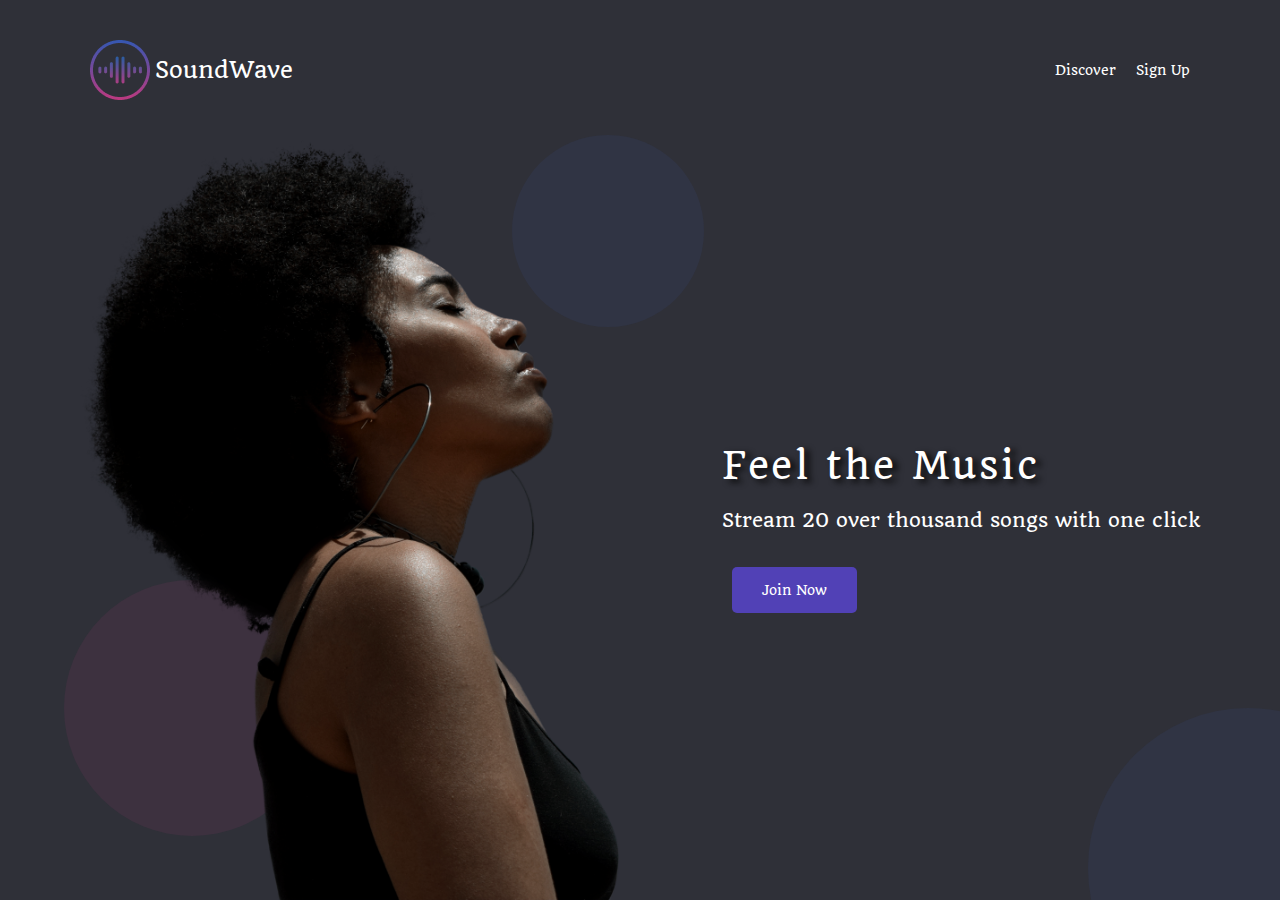
<file: index.html>
<!DOCTYPE html>
<html lang="en">
  <head>
    <meta charset="UTF-8" />
    <meta http-equiv="X-UA-Compatible" content="IE=edge" />
    <meta name="viewport" content="width=device-width, initial-scale=1.0" />
    <link rel="preconnect" href="https://fonts.gstatic.com" />
    <link href="https://fonts.googleapis.com/css2?family=Quando&display=swap" rel="stylesheet" />
    <title>SoundWave</title>
    <link href="./style.css" rel="stylesheet" />
  </head>
  <body class="container full-height-grow">
    <header class="header">
      <div class="leftCorner">
        <a href="index.html">
          <img src="./images/logo.png" alt="logo" />
          <span class="logo__name"> SoundWave</span>
        </a>
      </div>
      <ul class="rightCorner">
        <a href="./join.html" class="signUp">Sign Up</a>
        <a href="./discover.html" class="discover"> Discover</a>
      </ul>
    </header>
    <section class="home-body">
      <div class="home-left">
        <div class="lady-img"></div>
      </div>
      <div class="home-right">
        <p>Feel the Music</p>
        <p>Stream 20 over thousand songs with one click</p>
        <p>
          <a class="btn">Join Now</a>
        </p>
      </div>
    </section>
    <div class="homeCircularBox1"></div>
    <div class="homeCircularBox2"></div>
    <div class="homeCircularBox3"></div>
  </body>
</html>
</file>
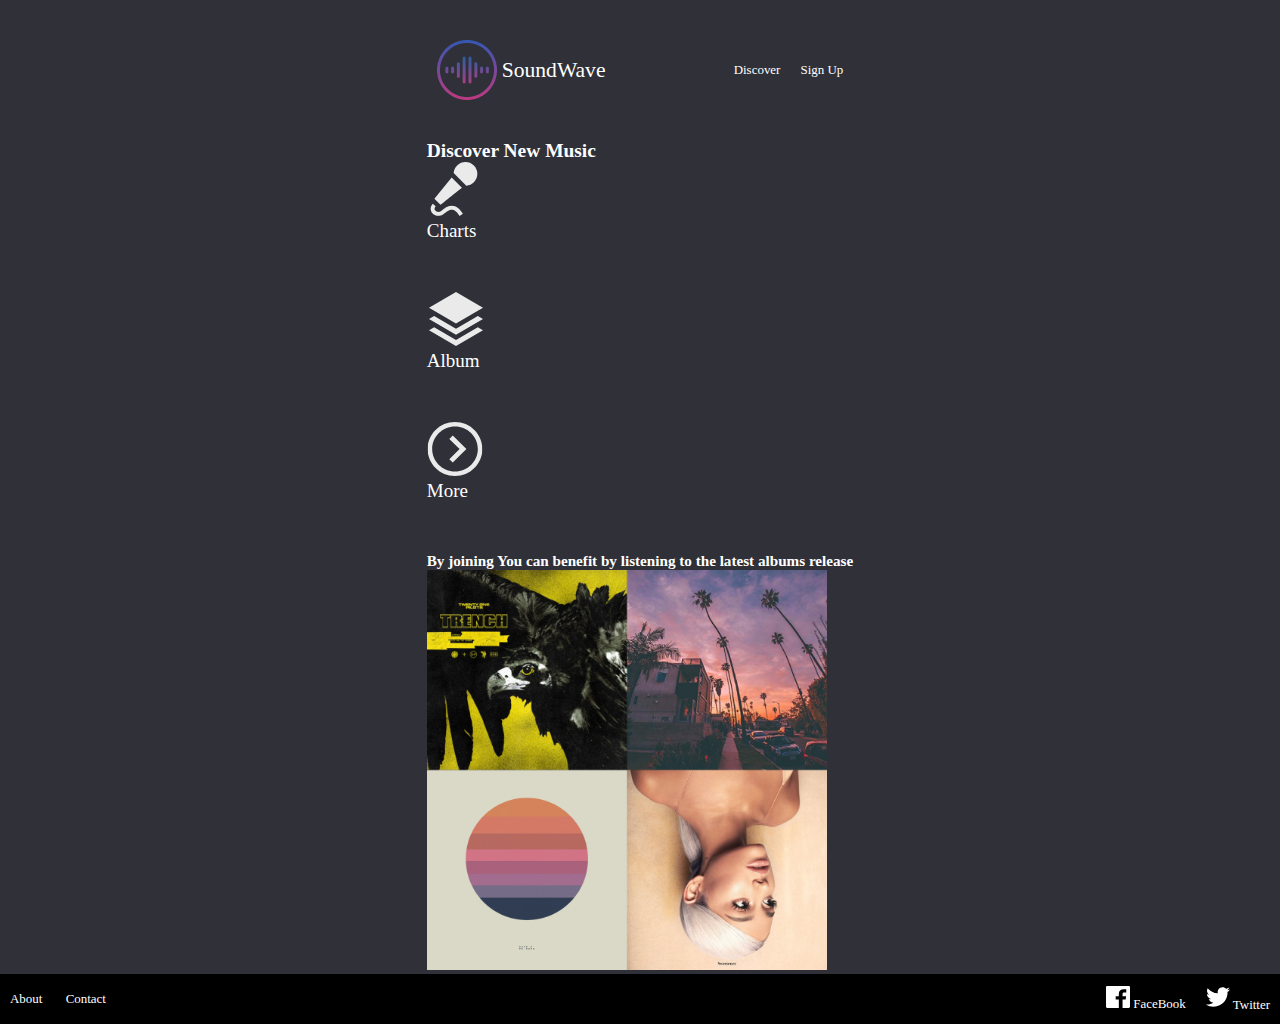
<file: discover.html>
<!DOCTYPE html>
<html lang="en">
  <head>
    <meta charset="UTF-8" />
    <meta http-equiv="X-UA-Compatible" content="IE=edge" />
    <meta name="viewport" content="width=device-width, initial-scale=1.0" />
    <title>We provide the Best Music on The planet</title>
     <link href="./style.css" rel="stylesheet" />
    <link href="./discover.css" rel="stylesheet" />
  </head>
  <body class="full-height-grow" >
   
    <div class="container">
      <header class="header">
        <div class="leftCorner">
            <a href="/">
              <img src="./images/logo.png" alt="logo" />
              <span class="logo__name"> SoundWave</span>
            </a>
        </div>
        <ul class="rightCorner">
          <a href="./signUp.html"> <li class="signUp">Sign Up</li></a>
          <a href="./discover.html"> <li class="discover">Discover</li></a>
        </ul>
      </header>
      <div class="discoverLeft">
        <div class="discoverLeft-top">
            <h2>Discover New Music</h2>
          <div class="discover">
            <div class="charts">
              <img src="./images/microphone.svg" alt="microPhone" />
              <p>Charts</p>
            </div>
            <div class="album">
              <img src="./images/albums.svg" alt="album" />
              <p>Album</p>
            </div>
            <div class="more">
              <img src="./images/more.svg" alt="more" />
              <p>More</p>
            </div>
          </div>
        </div>

        <div class="featurePageLeft-botton">
          <h3>By joining You can benefit by listening to the latest albums release</h3>
        </div>
      </div>
      <div class="featurePageRight">
        <img src="./images/covers.jpg" alt="cover" width="400" />
      </div>
    </div>
    <div class="footer">
      <div class="footer-left">
        <a href="./about">About</a>
        <a href="./contact">Contact</a>
      </div>
      <div class="footer-right">
        <a href="./twitter">
          <img src="./images/twitter.svg" alt="twitter" />
          Twitter</a
        >
        <a href="./facebook">
          <img src="./images/facebook.svg" alt="facebook" />
          FaceBook</a
        >
    </div>
  </body>
</html>
</file>
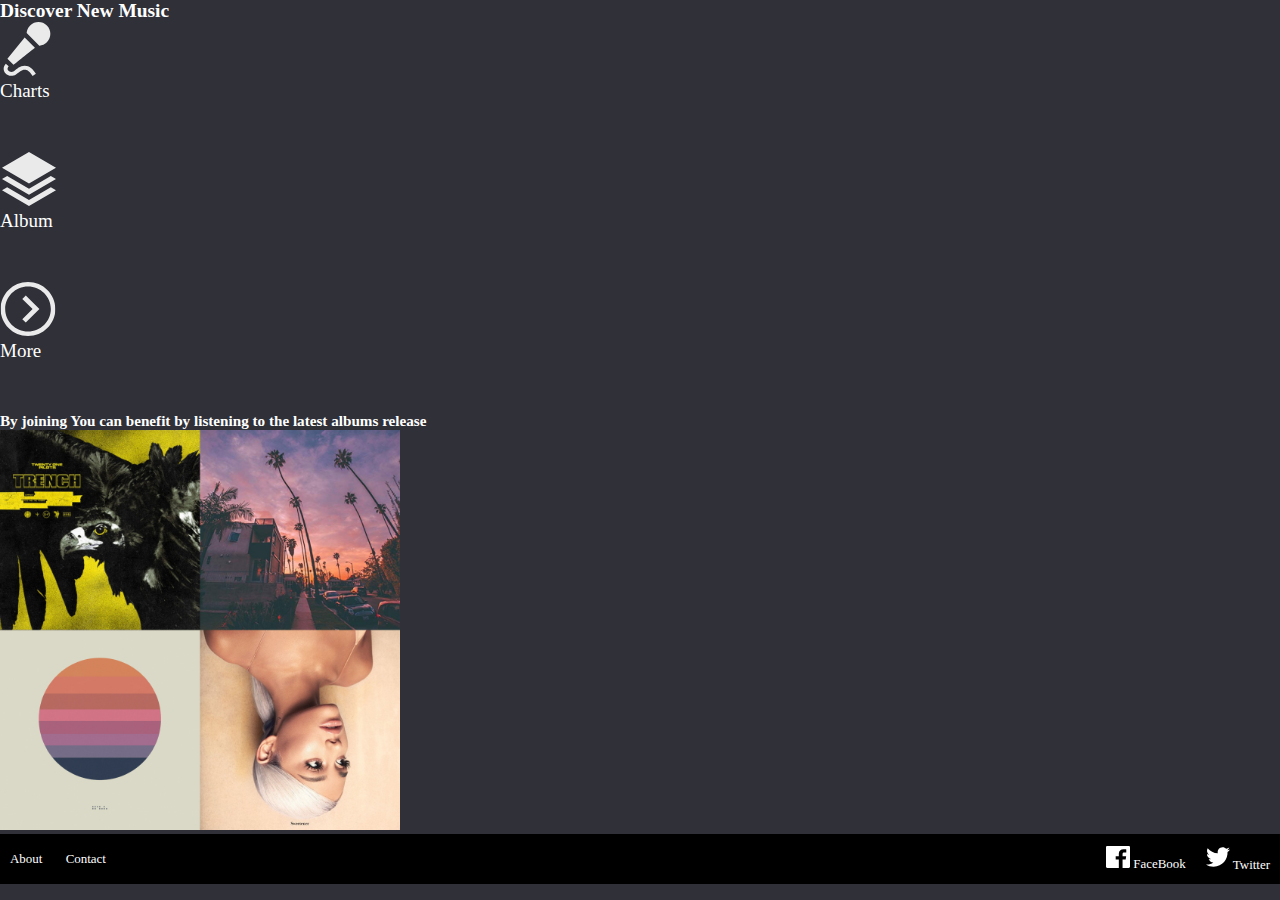
<file: features.html>
<!DOCTYPE html>
<html lang="en">
  <head>
    <meta charset="UTF-8" />
    <meta http-equiv="X-UA-Compatible" content="IE=edge" />
    <meta name="viewport" content="width=device-width, initial-scale=1.0" />
    <title>We provide the Best Music on The planet</title>
    <link href="./style.css" rel="stylesheet" />
  </head>
  <body>
    <div class="featurePage-body">
      <div class="featurePageLeft">
        <div class="featurePageLeft-top">
          <div class="featurePageSubtitle">
            <h2>Discover New Music</h2>
          </div>
          <div class="features">
            <div class="charts">
              <img src="./images/microphone.svg" alt="microPhone" />
              <p>Charts</p>
            </div>
            <div class="album">
              <img src="./images/albums.svg" alt="album" />
              <p>Album</p>
            </div>
            <div class="more">
              <img src="./images/more.svg" alt="more" />
              <p>More</p>
            </div>
          </div>
        </div>

        <div class="featurePageLeft-botton">
          <h3>By joining You can benefit by listening to the latest albums release</h3>
        </div>
      </div>
      <div class="featurePageRight">
        <img src="./images/covers.jpg" alt="cover" width="400" />
      </div>
    </div>
    <div class="footer">
      <div class="footer-left">
        <a href="./about">About</a>
        <a href="./contact">Contact</a>
      </div>
      <div class="footer-right">
        <a href="./twitter">
          <img src="./images/twitter.svg" alt="twitter" />
          Twitter</a
        >
        <a href="./facebook">
          <img src="./images/facebook.svg" alt="facebook" />
          FaceBook</a
        >
    </div>
  </body>
</html>
</file>
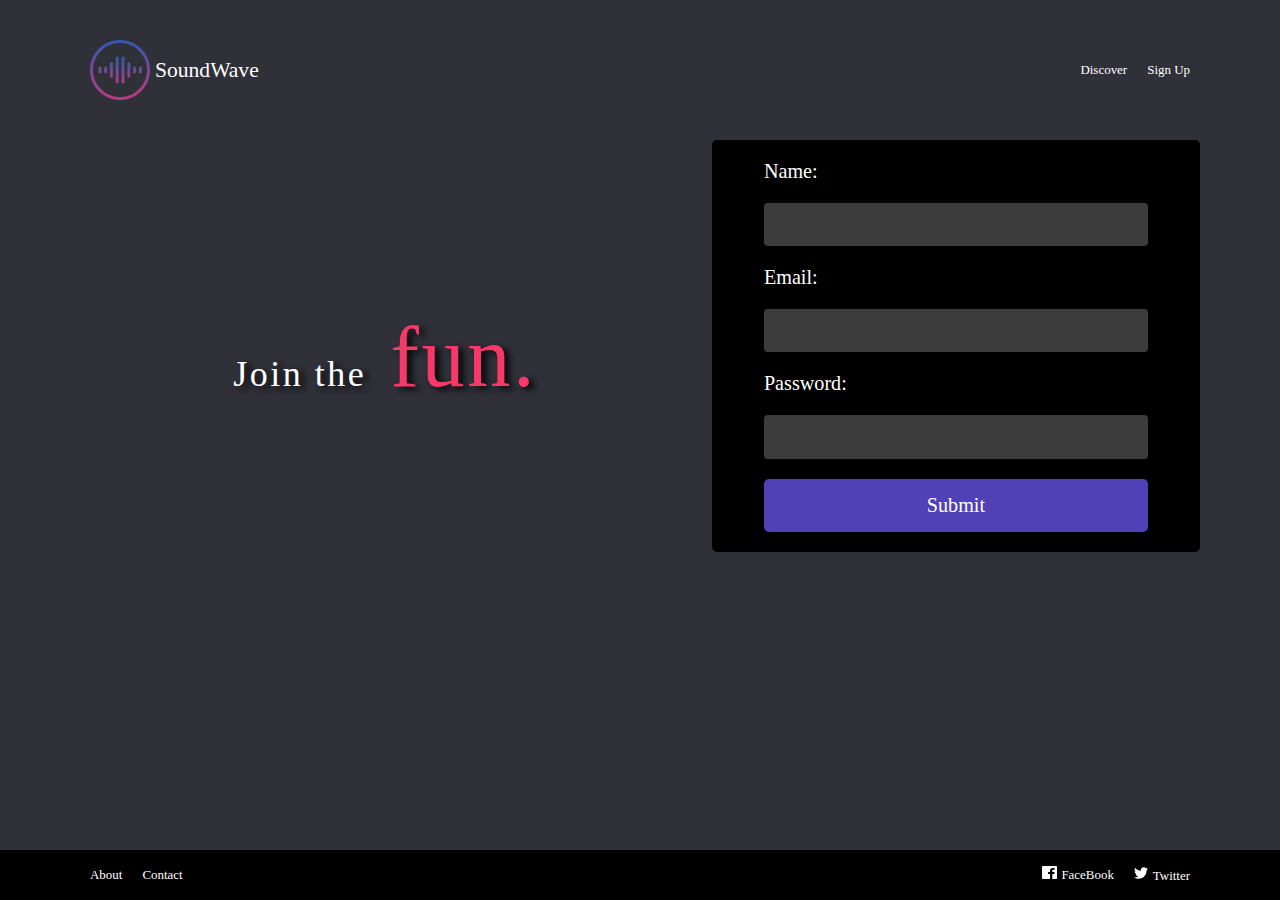
<file: join.html>
<!DOCTYPE html>
<html lang="en">
  <head>
    <meta charset="UTF-8" />
    <meta http-equiv="X-UA-Compatible" content="IE=edge" />
    <meta name="viewport" content="width=device-width, initial-scale=1.0" />
    <title>SoundWave | Discover</title>
    <link href="./style.css" rel="stylesheet" />
    <link href="./discover.css" rel="stylesheet" />
    <link href="./join.css" rel="stylesheet" />
  </head>
  <body class="full-height-grow">
    <div class="container">
      <header class="header">
        <div class="leftCorner">
          <a href="index.html">
            <img src="./images/logo.png" alt="logo" />
            <span class="logo__name"> SoundWave</span>
          </a>
        </div>
        <ul class="rightCorner">
          <a href="./signUp.html" class="signUp">Sign Up</a>
          <a href="./discover.html" class="discover"> Discover</a>
        </ul>
      </header>
      <section class="join-section">
        <p>Join the<span class="hl"> fun.</span></p>
        <form class="form">
          <div class="formData">
            <label for="name" class="label">Name: </label>
            <input id="name" type="text" />
          </div>
          <div class="formData">
            <label for="email" class="label">Email: </label>
            <input id="email" type="email" />
          </div>
          <div class="formData">
            <label for="password" class="label">Password: </label>
            <input id="password" type="text" type="password" />
          </div>

          <a class="btn">Submit</a>
        </form>
      </section>
    </div>
    <div class="join-circle1"></div>
    <div class="join-circle2"></div>
    <footer class="footer">
      <div class="container">
        <div class="main-footer1">
          <a href="#">About</a>
          <a href="#">Contact</a>
        </div>
        <div class="main-footer1">
          <a href="#">
            <img src="./images/facebook.svg" alt="facebook" />
            FaceBook</a
          >
          <a href="#">
            <img src="./images/twitter.svg" alt="twitter" />
            Twitter</a
          >
        </div>
      </div>
    </footer>
  </body>
</html>
</file>
<file: style.css>
* {
  box-sizing: border-box;
  margin: 0;
  padding: 0;
}
html,
body {
  font-family: "Quando", serif;
  background-color: #2f3038;
  color: white;
  min-height: 100vh;
  font-size: 0.9rem;
}
.container {
  max-width: 1200px;
  margin: 0 auto;
  padding: 0 40px;
  flex: 1;
}
.full-height-grow {
  display: flex;
  flex-direction: column;
}
.header,
.footer {
  display: flex;
  justify-content: space-between;
  align-items: center;
}
.footer > .container {
  display: flex;
  justify-content: space-between;
  align-items: center;
  width: 100%;
}
.main-footer1 {
  display: flex;
  justify-content: center;
  align-self: center;
}
.header {
  height: 140px;
}
.footer {
  height: 50px;
  width: 100%;
  background-color: black;
}
a {
  margin: 10px;
  text-decoration: none;
  color: white;
  cursor: pointer;
}
a:focus {
  color: white;
}
a:active {
  color: white;
}
a:focus {
  color: white;
}
a:visited {
  color: white;
}
a:hover {
  color: darkgray;
}
.leftCorner span {
  font-size: 1.5rem;
  font-weight: normal;
  margin-left: 5px;
}
.header .leftCorner > a {
  display: flex;
  justify-content: center;
  align-items: center;
}
.header .rightCorner li {
  list-style-type: none;
}
.header .rightCorner,
.footer-right {
  display: flex;
  flex-direction: row-reverse;
  align-items: center;
}
.home-body {
  display: flex;
  justify-content: space-between;
  align-items: stretch;
  flex-grow: 1;
  z-index: 1;
}
.home-body .home-left {
  flex-grow: 1;
  flex-direction: column;
  display: flex;
  align-items: stretch;
  justify-content: flex-end;
}
.home-body .lady-img {
  background-image: url(./images/landing-page-girl.png);
  flex-grow: 1;
  max-height: 700vh;
  min-width: 30vh;
  background-size: contain;
  background-repeat: no-repeat;
  background-position: bottom left;
}
.home-right {
  display: flex;
  flex-direction: column;
  justify-content: center;
  align-items: flex-start;
}
p:nth-child(1) {
  font-size: 2.5rem;
  margin-bottom: 20px;
  letter-spacing: 2.5px;
  text-shadow: 5px 3px 6px #070707;
}
p:nth-child(2) {
  font-size: 19px;
  margin-bottom: 50px;
}
p:nth-child(3) > a,
a.btn {
  padding: 15px 30px;
  background-color: #5141b6;
  cursor: pointer;
  color: white;
  border-radius: 5px;
}
@media (max-width: 992px) {
  .home-body .lady-img {
    display: none;
  }
  .home-right {
    width: 100%;
    justify-self: center;
  }
}
.homeCircularBox1 {
  width: 20vw;
  height: 20vw;
  background-color: rgba(188, 58, 128, 0.1);
  border-radius: 50%;
  position: absolute;
  bottom: 5vw;
  left: 5vw;
}
.homeCircularBox2 {
  width: 15vw;
  height: 15vw;
  background-color: rgba(58, 87, 178, 0.1);
  border-radius: 50%;
  position: absolute;
  top: 15vh;
  left: 40vw;
}
.homeCircularBox3 {
  width: 25vw;
  height: 25vw;
  position: absolute;
  bottom: 0;
  right: 0;
  overflow: hidden;
}
.homeCircularBox3::before {
  content: "";
  width: 100%;
  height: 100%;
  transform: translate(40%, 40%);
  border-radius: 50%;
  background-color: rgba(58, 87, 178, 0.1);
  position: absolute;
  bottom: 0;
  right: 0;
}
/* Landing Page Task is over */
</file>
<file: discover.css>
.main-footer1 > a > img {
  width: 1rem;
  margin-right: 0.1rem;
}
.discoverMore {
  display: flex;
  align-items: center;
  justify-content: space-between;
  flex-grow: 1;
}
.AllIcon {
  display: flex;
}
.icon img {
  width: 2rem;
  height: 2rem;
  margin-bottom: 0.5rem;
}
.discoverMore .icon {
  display: flex;
  flex-direction: column;
  align-items: center;
  justify-content: center;
  margin: 0.5rem;
  height: 80px;
  width: 80px;
  background-color: black;
}
.discoverContainer {
  width: 100%;
  height: 100%;
}
.discover-subtitle {
  font-size: 1.5rem;
}

.discoverContainer > img {
  width: 30vw;
  margin-left: 2rem;
  height: auto;
  max-width: 350px;
  display: flex;
  align-content: flex-end;
  justify-content: center;
}
@media (max-width: 992px) {
  .discoverMore {
    display: block;
  }
  .discoverContainer > img {
    margin: 20px auto;
  }
}
</file>
<file: join.css>
.join-section {
  display: flex;
  align-items: center;
  justify-content: space-between;
  flex-grow: 1;
  width: 100%;
  z-index: 1;
}
.join-section p {
  width: 50vw;
  text-align: center;
}
.hl {
  color: rgb(247, 57, 105);
  font-size: 6rem;
}
.form {
  width: 40vw;
  max-width: 50%;
  display: flex;
  flex-direction: column;
  justify-content: space-between;
  align-items: center;
  background-color: rgb(0, 0, 0);
  margin-left: 1.5rem;
  border-radius: 5px;
  margin-bottom: 3rem;
}
.form .label,
a.btn {
  display: block;
  font-size: 1.4rem;
  margin-top: 20px;
  margin-bottom: 20px;
}
.form input {
  width: 30vw;
  height: 3rem;
  background-color: rgb(61, 60, 60);
  outline: none;
  border: none;
  padding: 0.75rem;
  border-radius: 4px;
}
.form input:focus {
  border: 1px solid darkgray;
}
a.btn {
  width: 30vw;
  text-align: center;
}

a.btn:hover {
  background-color: #2796ff;
}
@media (max-width: 992px) {
  .join-section {
    flex-direction: column;
    justify-content: center;
  }
  .form input {
    width: 70vw;
  }
  .form {
    width: 80vw;
    max-width: inherit;
    margin: 2rem 0;
  }
}
/* .join-circle1 {
  width: 20vw;
  height: 20vw;
  position: absolute;
  left: 0;
  bottom: 0;
  overflow: hidden;
}
.join-circle1::before {
  content: "";
  width: 100%;
  height: 100%;
  transform: translateX(-30%);
  /* transform: translate(40%, 40%); */
/* border-radius: 50%; */
/* background-color: rgba(194, 116, 116, 0.1);
  position: absolute;
  bottom: 0;
  right: 0;
} */
</file>
